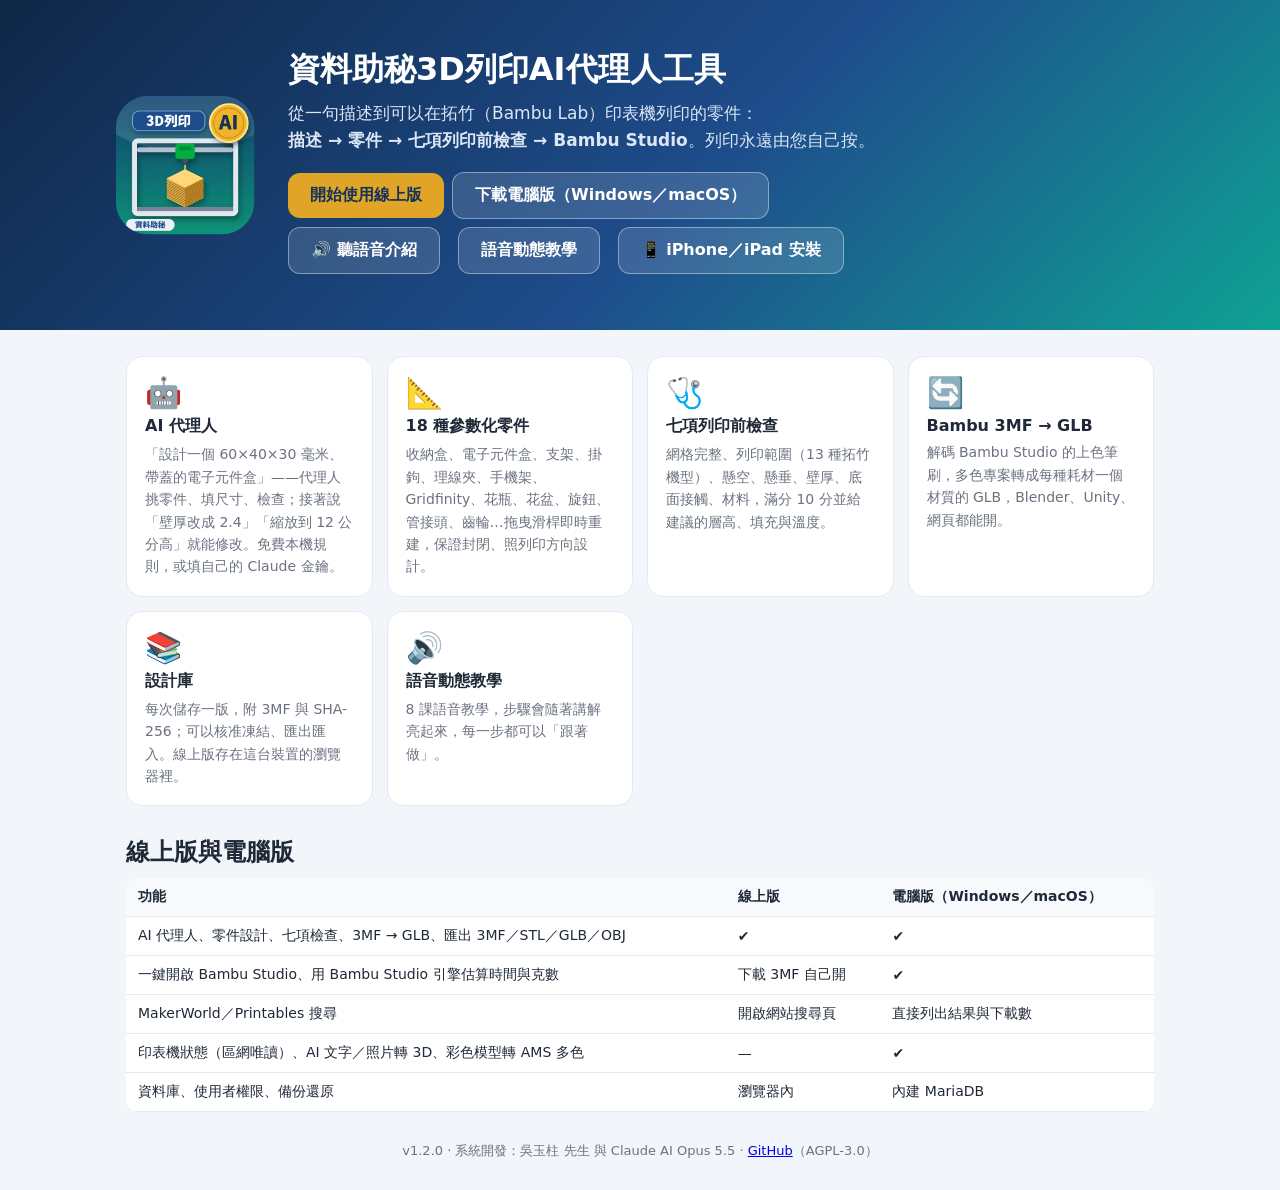
<file: docs/index.html>
<!doctype html>
<html lang="zh-Hant-TW">
<head>
<meta charset="utf-8">
<meta name="viewport" content="width=device-width, initial-scale=1">
<title>資料助秘3D列印AI代理人工具</title>
<meta name="description" content="從一句描述到可以在拓竹印表機列印的零件：AI 代理人、18 種參數化零件、七項列印前檢查、Bambu 3MF ↔ GLB。">
<meta name="theme-color" content="#0F2747">
<link rel="icon" href="icon.png">
<link rel="apple-touch-icon" href="icon.png">
<link rel="manifest" href="manifest.webmanifest">
<style>
:root { --p:#1E4D8C; --a:#0FA294; --g:#E0A526; --t:#1F2937; --m:#6B7280; --l:#E5E9F0; }
* { box-sizing:border-box; } body { margin:0; font-family:"Noto Sans TC","Microsoft JhengHei","PingFang TC",system-ui,sans-serif; color:var(--t); background:#F2F5FA; }
.hero { background:linear-gradient(135deg,#0F2747,#1E4D8C 55%,#0FA294); color:#fff; padding:48px 20px; }
.wrap { max-width:1060px; margin:0 auto; } .hero .wrap { display:flex; gap:28px; align-items:center; flex-wrap:wrap; }
.hero img { width:150px; height:150px; } h1 { margin:0 0 8px; font-size:32px; } .hero p { color:#DCE6F5; font-size:17px; line-height:1.6; margin:0 0 18px; }
.btn { display:inline-block; border-radius:12px; padding:12px 22px; font-weight:700; text-decoration:none; margin:0 8px 8px 0; }
.b1 { background:var(--g); color:#14325C; } .b2 { background:#fff2; color:#fff; border:1px solid #fff6; }
.grid { display:grid; grid-template-columns:repeat(auto-fit,minmax(230px,1fr)); gap:14px; margin:26px 0; }
.card { background:#fff; border:1px solid var(--l); border-radius:16px; padding:18px; } .card b { display:block; font-size:16px; margin:6px 0; } .card span { color:var(--m); font-size:14px; line-height:1.6; }
.ic { font-size:30px; } h2 { margin:30px 0 10px; } table { width:100%; border-collapse:collapse; background:#fff; border-radius:12px; overflow:hidden; }
td,th { padding:10px 12px; border-bottom:1px solid var(--l); text-align:left; font-size:14px; } th { background:#F7F9FC; }
footer { color:var(--m); font-size:13px; text-align:center; padding:30px 10px; }
.voice { display:flex; gap:10px; align-items:center; flex-wrap:wrap; }
</style>
</head>
<body>
<div class="hero"><div class="wrap"><img src="icon.png" alt="資料助秘3D列印AI代理人工具圖示"><div style="flex:1;min-width:260px">
  <h1>資料助秘3D列印AI代理人工具</h1>
  <p>從一句描述到可以在拓竹（Bambu Lab）印表機列印的零件：<br><b>描述 → 零件 → 七項列印前檢查 → Bambu Studio</b>。列印永遠由您自己按。</p>
  <a class="btn b1" href="app/">開始使用線上版</a><a class="btn b2" href="https://github.com/achir1015/zms-print-agent/releases/latest">下載電腦版（Windows／macOS）</a>
  <div class="voice"><button class="btn b2" id="intro" style="border:1px solid #fff6;cursor:pointer;font:inherit;font-weight:700">🔊 聽語音介紹</button><a class="btn b2" href="app/#help">語音動態教學</a><a class="btn b2" href="ios/">📱 iPhone／iPad 安裝</a></div>
</div></div></div>
<div class="wrap" style="padding:0 16px">
  <div class="grid">
    <div class="card"><div class="ic">🤖</div><b>AI 代理人</b><span>「設計一個 60×40×30 毫米、帶蓋的電子元件盒」——代理人挑零件、填尺寸、檢查；接著說「壁厚改成 2.4」「縮放到 12 公分高」就能修改。免費本機規則，或填自己的 Claude 金鑰。</span></div>
    <div class="card"><div class="ic">📐</div><b>18 種參數化零件</b><span>收納盒、電子元件盒、支架、掛鉤、理線夾、手機架、Gridfinity、花瓶、花盆、旋鈕、管接頭、齒輪…拖曳滑桿即時重建，保證封閉、照列印方向設計。</span></div>
    <div class="card"><div class="ic">🩺</div><b>七項列印前檢查</b><span>網格完整、列印範圍（13 種拓竹機型）、懸空、懸垂、壁厚、底面接觸、材料，滿分 10 分並給建議的層高、填充與溫度。</span></div>
    <div class="card"><div class="ic">🔄</div><b>Bambu 3MF → GLB</b><span>解碼 Bambu Studio 的上色筆刷，多色專案轉成每種耗材一個材質的 GLB，Blender、Unity、網頁都能開。</span></div>
    <div class="card"><div class="ic">📚</div><b>設計庫</b><span>每次儲存一版，附 3MF 與 SHA-256；可以核准凍結、匯出匯入。線上版存在這台裝置的瀏覽器裡。</span></div>
    <div class="card"><div class="ic">🔊</div><b>語音動態教學</b><span>8 課語音教學，步驟會隨著講解亮起來，每一步都可以「跟著做」。</span></div>
  </div>
  <h2>線上版與電腦版</h2>
  <table><tr><th>功能</th><th>線上版</th><th>電腦版（Windows／macOS）</th></tr>
    <tr><td>AI 代理人、零件設計、七項檢查、3MF → GLB、匯出 3MF／STL／GLB／OBJ</td><td>✔</td><td>✔</td></tr>
    <tr><td>一鍵開啟 Bambu Studio、用 Bambu Studio 引擎估算時間與克數</td><td>下載 3MF 自己開</td><td>✔</td></tr>
    <tr><td>MakerWorld／Printables 搜尋</td><td>開啟網站搜尋頁</td><td>直接列出結果與下載數</td></tr>
    <tr><td>印表機狀態（區網唯讀）、AI 文字／照片轉 3D、彩色模型轉 AMS 多色</td><td>—</td><td>✔</td></tr>
    <tr><td>資料庫、使用者權限、備份還原</td><td>瀏覽器內</td><td>內建 MariaDB</td></tr></table>
</div>
<footer>v<span id="v"></span> · 系統開發：吳玉柱 先生 與 Claude AI Opus 5.5 · <a href="https://github.com/achir1015/zms-print-agent">GitHub</a>（AGPL-3.0）</footer>
<script type="module">
import { DATA } from "./app/data.js";
document.getElementById("v").textContent = DATA.version;
const a = new Audio("voice/intro.mp3");
document.getElementById("intro").onclick = () => a.paused ? a.play() : a.pause();
if ("serviceWorker" in navigator && location.protocol === "https:") navigator.serviceWorker.register("sw.js").catch(() => {});
</script>
</body>
</html>
</file>
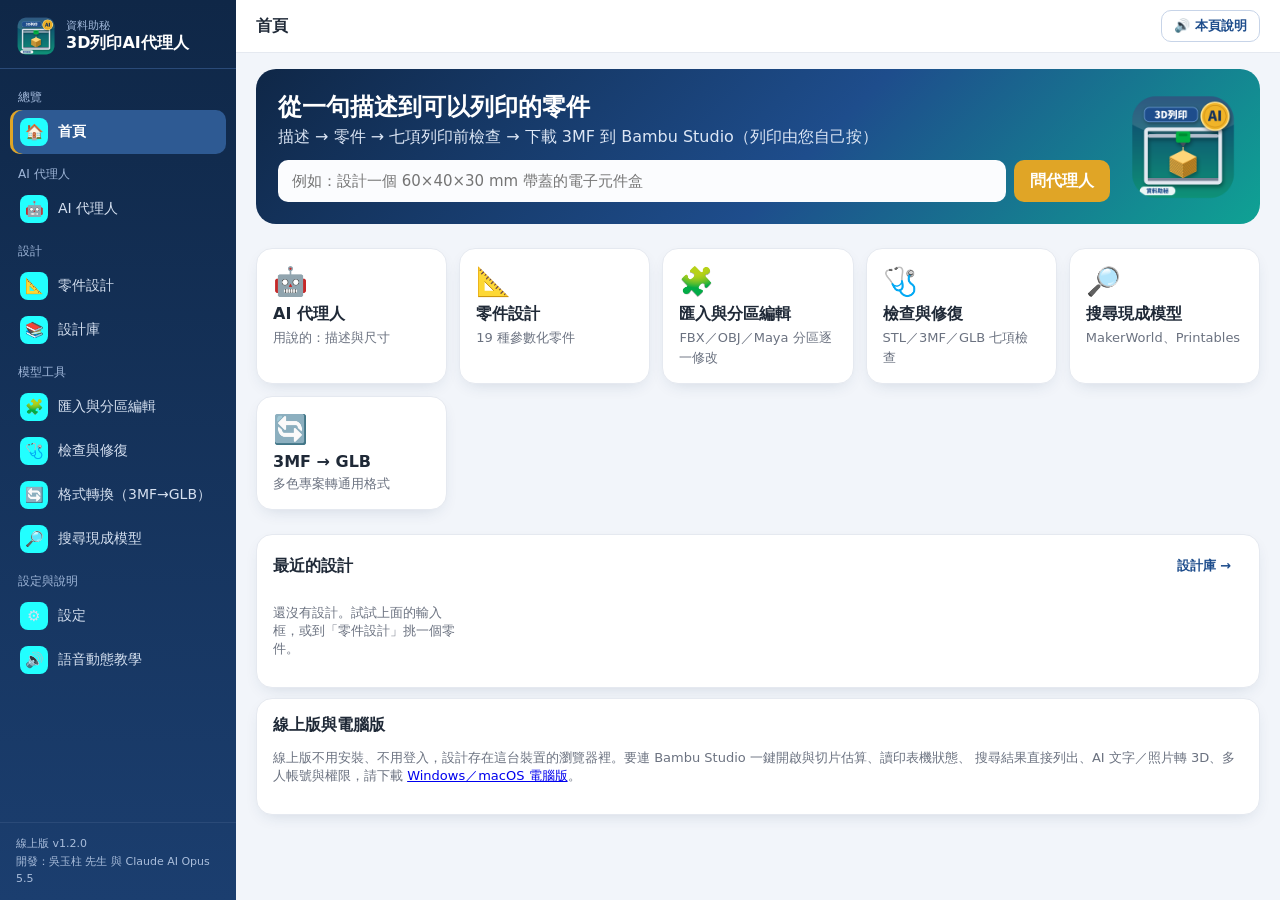
<file: docs/app/index.html>
<!doctype html>
<html lang="zh-Hant-TW">
<head>
<meta charset="utf-8">
<meta name="viewport" content="width=device-width, initial-scale=1, viewport-fit=cover">
<title>資料助秘3D列印AI代理人工具</title>
<meta name="description" content="從一句描述到可以列印的零件：AI 代理人、參數化零件、七項列印前檢查、Bambu 3MF ↔ GLB。">
<meta name="theme-color" content="#0F2747">
<link rel="icon" href="icon.png">
<link rel="apple-touch-icon" href="icon.png">
<link rel="manifest" href="../manifest.webmanifest">
<link rel="stylesheet" href="style.css">
</head>
<body>
<div id="app">
  <aside id="side">
    <div class="brand"><img src="icon.png" alt=""><div><small>資料助秘</small><b>3D列印AI代理人</b></div></div>
    <nav id="nav"></nav>
    <div class="side-foot"><span id="edition">線上版</span> <span id="ver"></span><br>開發：吳玉柱 先生 與 Claude AI Opus 5.5</div>
  </aside>
  <main>
    <header>
      <button id="menuBtn" class="icon-btn" aria-label="選單">☰</button>
      <div id="crumb"></div>
      <div class="grow"></div>
      <button id="upd" class="btn gold small"></button>
      <button id="chkUpd" class="btn ghost small" style="display:none">檢查更新</button>
      <button id="speakBtn" class="btn outline small">🔊 本頁說明</button>
    </header>
    <section id="view"></section>
  </main>
</div>
<div id="toast"></div>
<div id="loading"><img src="icon.png" alt=""><p>正在載入建模引擎…</p></div>
<script type="importmap">{"imports": {"three": "./lib/three.module.min.js"}}</script>
<script type="module" src="app.js"></script>
</body>
</html>
</file>
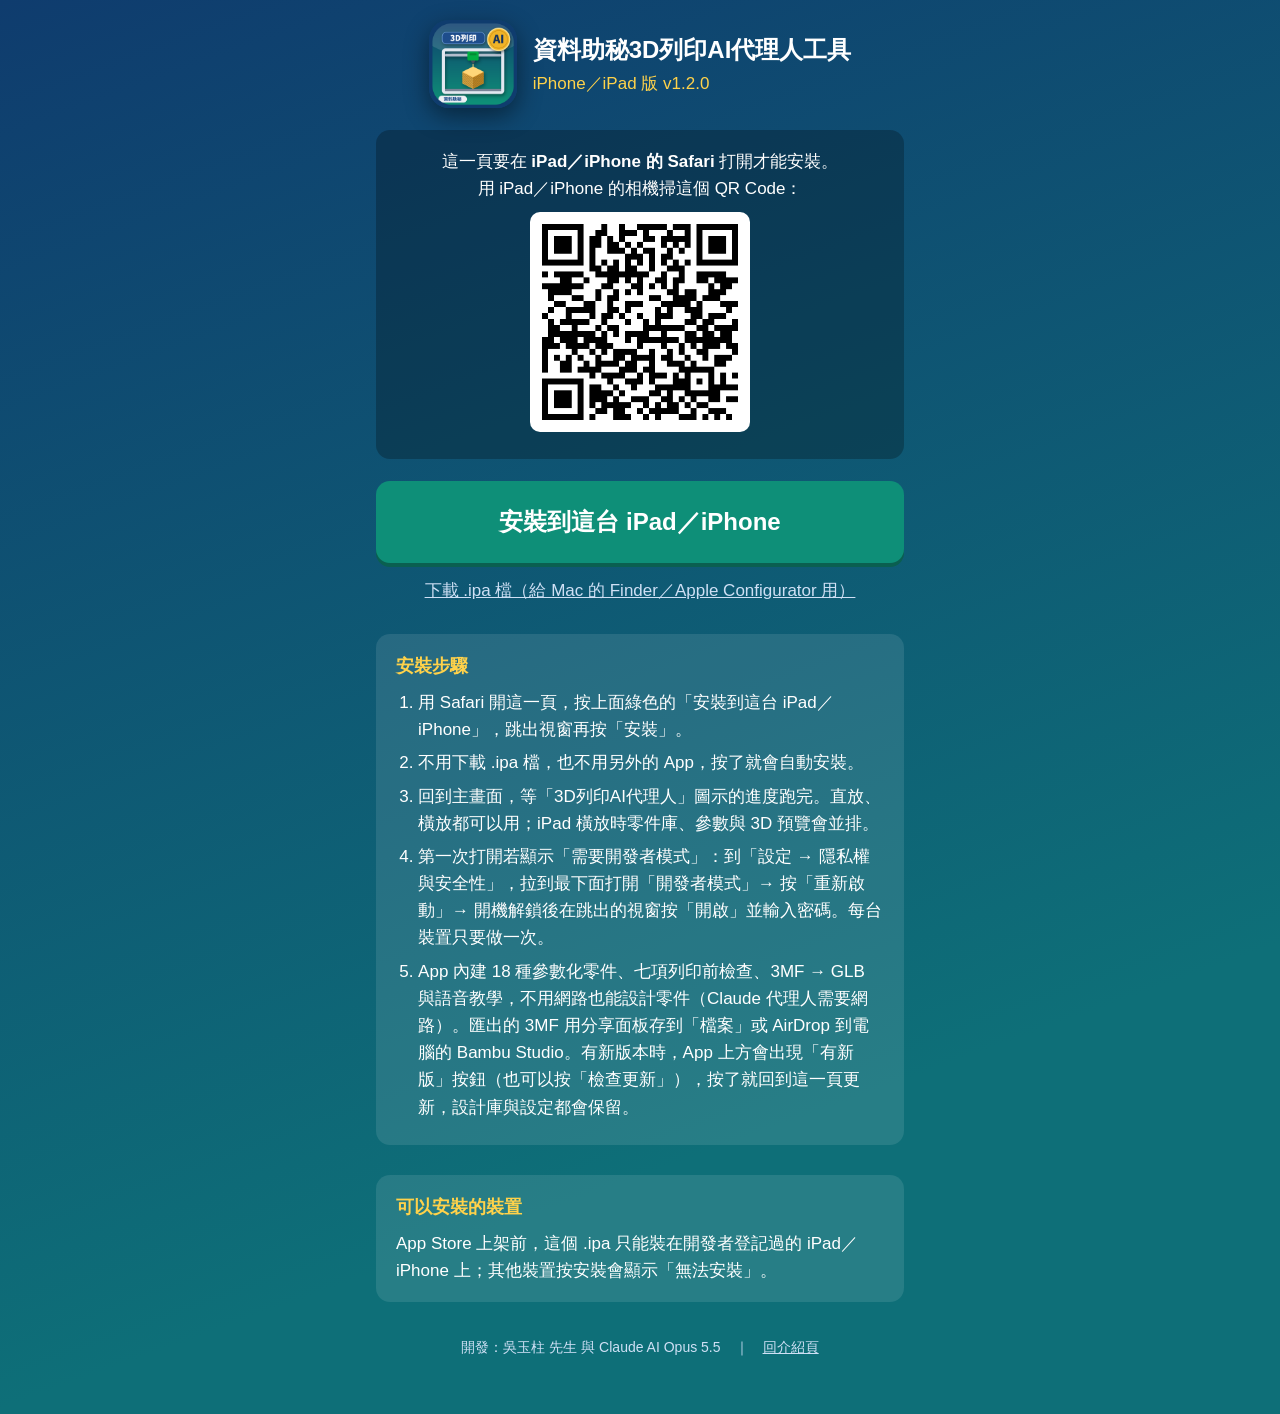
<file: docs/ios/index.html>
<!doctype html>
<html lang="zh-Hant">
<head>
<meta charset="utf-8">
<meta name="viewport" content="width=device-width, initial-scale=1">
<title>安裝資料助秘3D列印AI代理人工具（iPhone／iPad）</title>
<link rel="apple-touch-icon" href="icon-180.png">
<style>
  :root { --bg: #0F3C6E; --card: rgba(255,255,255,.10); --fg: #ffffff; --dim: #cfe0f5; --gold: #FFD24A; --red: #0E8F78; }
  * { box-sizing: border-box; }
  body { margin: 0; background: linear-gradient(160deg, #0F3C6E, #0E6F78 75%); color: var(--fg); font: 17px/1.6 -apple-system, "PingFang TC", "Noto Sans TC", sans-serif; min-height: 100vh; }
  main { max-width: 560px; margin: 0 auto; padding: 20px 16px 56px; text-align: center; }
  .head { display: flex; align-items: center; justify-content: center; gap: 16px; text-align: left; }
  img.icon { width: 88px; height: 88px; border-radius: 20px; box-shadow: 0 8px 24px rgba(0,0,0,.45); }
  h1 { margin: 0; font-size: 24px; }
  .ver { color: var(--gold); margin: 0; }
  .install { margin-top: 22px; }
  a.btn { display: block; padding: 22px 16px; border-radius: 14px; background: var(--red); color: #fff; font-size: 24px; font-weight: 700; text-decoration: none; box-shadow: 0 4px 0 #0a5f50; }
  a.btn:active { transform: translateY(2px); box-shadow: 0 2px 0 #0a5f50; }
  a.sub { display: inline-block; margin-top: 14px; color: var(--dim); }
  .card { margin-top: 30px; padding: 18px 20px; background: var(--card); border-radius: 14px; text-align: left; }
  .card h2 { margin: 0 0 8px; font-size: 18px; color: var(--gold); }
  ol { margin: 0; padding-left: 1.3em; }
  li { margin: 6px 0; }
  .pc { display: none; margin-top: 22px; padding: 18px; border-radius: 14px; background: rgba(0,0,0,.25); }
  .pc img { width: 220px; height: 220px; background: #fff; border-radius: 10px; margin-top: 10px; }
  html.is-pc .pc { display: block; }
  html.is-ios a.sub { display: none; }
  footer { margin-top: 34px; color: var(--dim); font-size: 14px; }
</style>
</head>
<body>
<main>
  <div class="head">
    <img class="icon" src="icon-512.png" alt="資料助秘3D列印AI代理人工具圖示">
    <div><h1>資料助秘3D列印AI代理人工具</h1><p class="ver" id="ver">iPhone／iPad 版</p></div>
  </div>
  <div class="pc">這一頁要在 <b>iPad／iPhone 的 Safari</b> 打開才能安裝。<br>用 iPad／iPhone 的相機掃這個 QR Code：<br><img src="qr.png" alt="安裝頁 QR Code"></div>
  <div class="install"><a class="btn" href="itms-services://?action=download-manifest&amp;url=https://achir1015.github.io/zms-print-agent/ios/manifest.plist">安裝到這台 iPad／iPhone</a>
  <a class="sub" href="https://github.com/achir1015/zms-print-agent/releases/latest/download/ZMSPrintAgent-ios.ipa">下載 .ipa 檔（給 Mac 的 Finder／Apple Configurator 用）</a></div>
  <div class="card">
    <h2>安裝步驟</h2>
    <ol>
      <li>用 Safari 開這一頁，按上面綠色的「安裝到這台 iPad／iPhone」，跳出視窗再按「安裝」。</li>
      <li>不用下載 .ipa 檔，也不用另外的 App，按了就會自動安裝。</li>
      <li>回到主畫面，等「3D列印AI代理人」圖示的進度跑完。直放、橫放都可以用；iPad 橫放時零件庫、參數與 3D 預覽會並排。</li>
      <li>第一次打開若顯示「需要開發者模式」：到「設定 → 隱私權與安全性」，拉到最下面打開「開發者模式」→ 按「重新啟動」→ 開機解鎖後在跳出的視窗按「開啟」並輸入密碼。每台裝置只要做一次。</li>
      <li>App 內建 18 種參數化零件、七項列印前檢查、3MF → GLB 與語音教學，不用網路也能設計零件（Claude 代理人需要網路）。匯出的 3MF 用分享面板存到「檔案」或 AirDrop 到電腦的 Bambu Studio。有新版本時，App 上方會出現「有新版」按鈕（也可以按「檢查更新」），按了就回到這一頁更新，設計庫與設定都會保留。</li>
    </ol>
  </div>
  <div class="card">
    <h2>可以安裝的裝置</h2>
    <p style="margin:0">App Store 上架前，這個 .ipa 只能裝在開發者登記過的 iPad／iPhone 上；其他裝置按安裝會顯示「無法安裝」。</p>
  </div>
  <footer>開發：吳玉柱 先生 與 Claude AI Opus 5.5　｜　<a href="../" style="color:var(--dim)">回介紹頁</a></footer>
</main>
<script>
  // 電腦開啟時多顯示 QR Code 讓 iPad／iPhone 掃；
  // iPad 的 Safari 預設送電腦版 UA（Macintosh），要用觸控點數判斷
  var ios = /iPad|iPhone|iPod/.test(navigator.userAgent) || (/Macintosh/.test(navigator.userAgent) && navigator.maxTouchPoints > 1);
  document.documentElement.className = ios ? 'is-ios' : 'is-pc';
  fetch('manifest.plist').then(function (r) { return r.text(); }).then(function (t) {
    var m = t.match(/<key>bundle-version<\/key>\s*<string>([^<]+)<\/string>/);
    if (m) document.getElementById('ver').textContent = 'iPhone／iPad 版 v' + m[1];
  }).catch(function () {});
</script>
</body>
</html>
</file>
<file: docs/app/style.css>
:root { --primary:#1E4D8C; --accent:#0FA294; --gold:#E0A526; --bg:#F2F5FA; --card:#fff; --text:#1F2937; --muted:#6B7280;
  --line:#E5E9F0; --ok:#16A34A; --bad:#DC2626; --warn:#D97706; --side1:#0F2747; --side2:#1B3E6F; --green:#00AE42; }
* { box-sizing:border-box; }
html,body { margin:0; height:100%; font-family:"Noto Sans TC","Microsoft JhengHei","PingFang TC",system-ui,sans-serif; color:var(--text); background:var(--bg); }
button,input,select,textarea { font:inherit; }
#app { display:flex; height:100%; }
#side { width:236px; flex:none; background:linear-gradient(var(--side1),var(--side2)); color:#fff; display:flex; flex-direction:column; }
.brand { display:flex; gap:10px; align-items:center; padding:16px 16px 12px; border-bottom:1px solid #2A4A78; }
.brand img { width:40px; height:40px; border-radius:10px; }
.brand small { color:#9FB6D8; font-size:11px; display:block; } .brand b { font-size:16px; }
#nav { flex:1; overflow:auto; padding:8px 10px; }
#nav .grp { color:#9FB6D8; font-size:12px; margin:12px 8px 4px; }
#nav a { display:flex; gap:10px; align-items:center; padding:8px 10px; color:#D5E0F0; text-decoration:none; border-radius:10px; font-size:14px; }
#nav a .ic { width:28px; height:28px; border-radius:8px; background:#22FFFFFF; display:grid; place-items:center; font-size:15px; }
#nav a.on { background:#2E5A93; color:#fff; font-weight:700; box-shadow:inset 3px 0 0 var(--gold); }
.side-foot { font-size:11px; color:#A9BDDB; padding:12px 16px; border-top:1px solid #2A4A78; line-height:1.6; }
main { flex:1; display:flex; flex-direction:column; min-width:0; }
header { display:flex; align-items:center; gap:10px; padding:10px 20px; background:#fff; border-bottom:1px solid var(--line); }
#crumb { font-weight:700; font-size:16px; } .grow { flex:1; }
#menuBtn { display:none; }
#view { flex:1; overflow:auto; padding:16px 20px; }
.card { background:var(--card); border:1px solid var(--line); border-radius:16px; padding:16px; box-shadow:0 6px 18px -8px #1E3A5F33; }
.row { display:flex; gap:12px; align-items:center; flex-wrap:wrap; } .col { display:flex; flex-direction:column; gap:10px; }
.muted { color:var(--muted); font-size:13px; } h2 { margin:0 0 4px; font-size:20px; } h3 { margin:0; font-size:16px; }
.btn { border:0; border-radius:10px; padding:10px 16px; background:var(--primary); color:#fff; cursor:pointer; font-weight:600; display:inline-flex; gap:6px; align-items:center; text-decoration:none; }
.btn:hover { filter:brightness(1.08); } .btn:disabled { opacity:.5; cursor:default; }
.btn.accent { background:var(--accent); } .btn.gold { background:var(--gold); } .btn.green { background:var(--green); }
.btn.outline { background:#fff; color:var(--primary); border:1px solid #C7D4E8; } .btn.ghost { background:transparent; color:var(--primary); }
.btn.danger { background:#fff; color:var(--bad); border:1px solid #F3B4B4; } .btn.small { padding:6px 12px; font-size:13px; }
.icon-btn { border:0; background:transparent; font-size:20px; cursor:pointer; color:var(--primary); }
input[type=text],input[type=number],input[type=password],select,textarea { border:1px solid #CBD5E1; border-radius:10px; padding:8px 10px; background:#FBFCFE; min-width:0; }
textarea { resize:vertical; }
label.fld { display:flex; flex-direction:column; gap:4px; font-size:13px; color:var(--muted); }
.chip { display:inline-flex; align-items:center; gap:4px; border-radius:20px; padding:3px 10px; font-size:12px; font-weight:600; }
.t-green { background:#DCFCE7; color:#166534; } .t-amber { background:#FEF3C7; color:#92400E; } .t-rose { background:#FFE4E6; color:#9F1239; }
.t-slate { background:#E2E8F0; color:#334155; } .t-blue { background:#DBEAFE; color:#1E40AF; } .t-violet { background:#EDE9FE; color:#5B21B6; } .t-teal { background:#CCFBF1; color:#115E59; }
.hero { background:linear-gradient(135deg,var(--side1),#1E4D8C 55%,var(--accent)); color:#fff; border-radius:20px; padding:22px; display:flex; gap:18px; align-items:center; }
.hero h2 { color:#fff; font-size:24px; } .hero p { color:#DCE6F5; margin:4px 0 12px; } .hero img { width:110px; height:110px; }
.hero .ask { display:flex; gap:8px; } .hero .ask input { flex:1; border:0; padding:12px 14px; font-size:15px; }
.ways { display:grid; grid-template-columns:repeat(auto-fit,minmax(170px,1fr)); gap:12px; margin:14px 0; }
.way { cursor:pointer; } .way .big { font-size:28px; } .way b { display:block; margin:6px 0 2px; }
.split { display:grid; grid-template-columns:minmax(0,1fr) minmax(0,1.15fr); gap:14px; height:100%; }
.split3 { display:grid; grid-template-columns:230px 330px minmax(0,1fr); gap:14px; height:100%; }
.split3.regions { grid-template-columns:300px 380px minmax(0,1fr); }
.panel { display:flex; flex-direction:column; gap:10px; min-height:0; }
.viewer { position:relative; flex:1; min-height:320px; border-radius:12px; overflow:hidden; background:#EEF3F9; }
.viewer .empty { position:absolute; inset:0; display:grid; place-items:center; color:var(--muted); text-align:center; pointer-events:none; }
.vbar { display:flex; gap:4px; align-items:center; font-size:12px; color:var(--muted); flex-wrap:wrap; }
.vbar button { border:1px solid var(--line); background:#fff; border-radius:8px; padding:3px 8px; cursor:pointer; font-size:12px; }
.report .it { display:grid; grid-template-columns:22px 76px 1fr; gap:6px; font-size:13px; padding:3px 0; align-items:start; }
.list { overflow:auto; display:flex; flex-direction:column; gap:4px; }
.list .item { padding:8px 10px; border-radius:10px; cursor:pointer; display:flex; gap:8px; align-items:center; }
.list .item:hover { background:#F1F5FB; } .list .item.on { background:#E3ECF8; font-weight:700; }
.param { display:grid; grid-template-columns:1fr 88px; gap:4px 8px; align-items:center; }
.param .lab { grid-column:1/3; display:flex; justify-content:space-between; font-size:13px; font-weight:600; }
.param input[type=range] { width:100%; accent-color:var(--primary); }
.param .doc { grid-column:1/3; font-size:11px; color:var(--muted); }
.chat { display:flex; flex-direction:column; gap:10px; overflow:auto; flex:1; padding-right:4px; }
.msg { max-width:88%; padding:10px 14px; border-radius:14px; white-space:pre-wrap; line-height:1.55; font-size:14px; }
.msg.me { align-self:flex-end; background:var(--primary); color:#fff; } .msg.ai { align-self:flex-start; background:#F1F5FB; border:1px solid var(--line); }
.msg .tools { font-size:11px; color:var(--muted); margin-top:4px; }
.examples { display:flex; flex-wrap:wrap; gap:6px; } .examples button { border:1px solid #C7D4E8; background:#fff; color:var(--primary); border-radius:16px; padding:6px 10px; font-size:12px; cursor:pointer; }
.composer { display:flex; gap:8px; align-items:flex-end; } .composer textarea { flex:1; min-height:44px; max-height:140px; }
.grid { display:grid; grid-template-columns:repeat(auto-fill,minmax(180px,1fr)); gap:12px; }
.thumb { background:#EEF3F9; border-radius:10px; height:130px; display:grid; place-items:center; overflow:hidden; } .thumb img { max-width:100%; max-height:100%; }
.steps { display:flex; flex-wrap:wrap; gap:10px; } .step { width:150px; text-align:center; padding:10px; border-radius:14px; border:2px solid transparent; transition:.3s; }
.step.lit { border-color:var(--gold); background:#FFF8E6; transform:scale(1.04); } .step .n { font-size:26px; }
#toast { position:fixed; left:50%; bottom:24px; transform:translateX(-50%); background:var(--ok); color:#fff; padding:10px 18px; border-radius:12px; display:none; z-index:99; max-width:90vw; }
#toast.err { background:var(--bad); }
#loading { position:fixed; inset:0; background:linear-gradient(135deg,var(--side1),#1E4D8C,var(--accent)); color:#fff; display:grid; place-content:center; text-align:center; z-index:100; }
#loading img { width:96px; margin:0 auto; }
.bar { height:4px; background:linear-gradient(90deg,var(--accent),var(--primary)); animation:pulse 1s infinite alternate; border-radius:2px; }
@keyframes pulse { from { opacity:.3 } to { opacity:1 } }
@media (max-width: 900px) {
  #side { position:fixed; z-index:50; inset:0 auto 0 0; transform:translateX(-100%); transition:.25s; }
  #side.open { transform:none; box-shadow:0 0 40px #0006; }
  #menuBtn { display:block; }
  #view { padding:10px; }
  .split,.split3,.split3.regions { grid-template-columns:1fr; height:auto; }
  .viewer { min-height:300px; }
  .split3 > .panel:last-child { order:-1; } #rlist { max-height:210px; } #form { max-height:none; }
  .hero { flex-direction:column; text-align:center; } .hero img { display:none; }
}
/* iPhone／iPad：瀏海與底部橫條的安全區域 */
header { padding-top:calc(10px + env(safe-area-inset-top)); padding-left:calc(20px + env(safe-area-inset-left)); padding-right:calc(20px + env(safe-area-inset-right)); }
#side { padding-top:env(safe-area-inset-top); padding-bottom:env(safe-area-inset-bottom); }
#view { padding-bottom:calc(16px + env(safe-area-inset-bottom)); }
#upd { display:none; } .ios-app #upd.show { display:inline-flex; }
</file>
